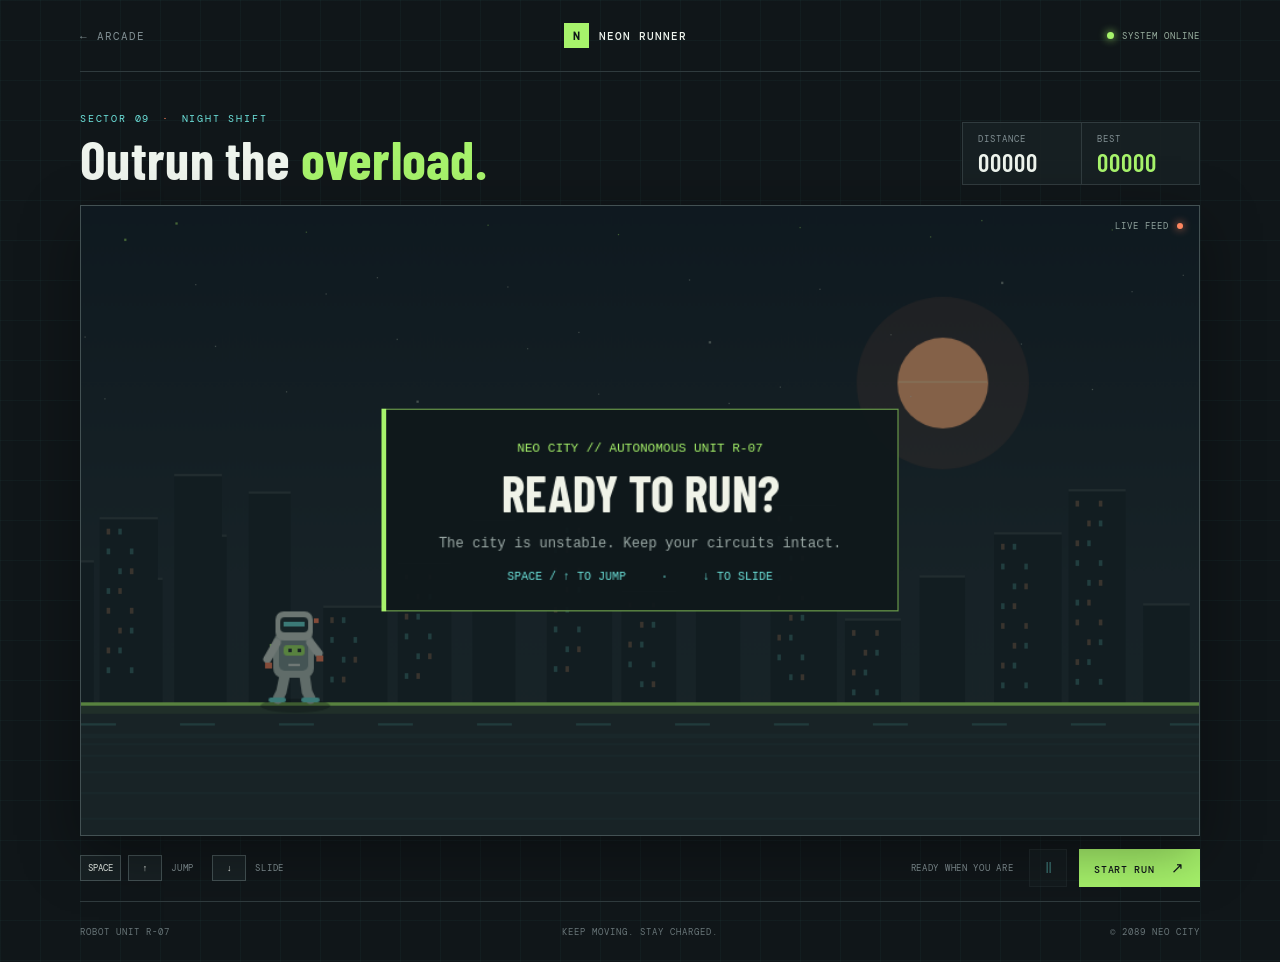
<file: AIgame.html>
<!DOCTYPE html>
<html lang="en">
<head>
  <meta charset="UTF-8">
  <meta name="viewport" content="width=device-width, initial-scale=1.0">
  <meta name="theme-color" content="#101619">
  <title>Neon Runner</title>
  <link rel="stylesheet" href="AIgame.css">
</head>
<body>
  <main class="game-shell">
    <header class="topbar">
      <a class="home-link" href="index.html" aria-label="Back to game hub">← <span>ARCADE</span></a>
      <div class="wordmark"><span class="wordmark-mark">N</span> NEON RUNNER</div>
      <div class="status"><span class="status-light"></span> SYSTEM ONLINE</div>
    </header>

    <section class="game-section" aria-label="Neon Runner game">
      <div class="game-heading">
        <div>
          <p class="eyebrow">SECTOR 09 <span>·</span> NIGHT SHIFT</p>
          <h1>Outrun the <em>overload.</em></h1>
        </div>
        <div class="scoreboard" aria-live="polite">
          <div class="score-cell"><span>DISTANCE</span><strong id="score">00000</strong></div>
          <div class="score-cell best-cell"><span>BEST</span><strong id="best">00000</strong></div>
        </div>
      </div>

      <div class="screen-frame">
        <canvas id="game" width="960" height="540" tabindex="0" aria-label="A robot runs through a futuristic city. Press Space or Up to jump and Down to slide."></canvas>
        <div class="screen-stamp">LIVE FEED <span></span></div>
      </div>

      <div class="game-bar">
        <div class="instructions">
          <span class="key">SPACE</span><span class="key">↑</span><span class="instruction-copy">JUMP</span>
          <span class="key down-key">↓</span><span class="instruction-copy">SLIDE</span>
        </div>
        <div class="game-actions">
          <span id="game-message" class="game-message">READY WHEN YOU ARE</span>
          <button id="pause-button" class="icon-button" type="button" aria-label="Pause game" title="Pause game" disabled>Ⅱ</button>
          <button id="start-button" class="start-button" type="button">START RUN <span>↗</span></button>
        </div>
      </div>
      <p class="mobile-hint">Tap to jump · Hold low on the screen to slide</p>
    </section>

    <footer class="footer"><span>ROBOT UNIT R-07</span><span>KEEP MOVING. STAY CHARGED.</span><span>© 2089 NEO CITY</span></footer>
  </main>
  <script src="AIgame.js"></script>
</body>
</html>
</file>
<file: AIgame.css>
@import url('https://fonts.googleapis.com/css2?family=Barlow+Condensed:wght@500;600;700;800&family=DM+Mono:wght@400;500&display=swap');

:root {
  color-scheme: dark;
  --ink: #101619;
  --panel: #182124;
  --muted: #829094;
  --line: #303b3e;
  --mint: #a7f36b;
  --cyan: #6de3dc;
  --orange: #ff865f;
}

* { box-sizing: border-box; }
body {
  min-width: 320px;
  min-height: 100vh;
  margin: 0;
  color: #eef4ed;
  background-color: var(--ink);
  background-image: linear-gradient(rgba(109, 227, 220, .035) 1px, transparent 1px), linear-gradient(90deg, rgba(109, 227, 220, .035) 1px, transparent 1px);
  background-size: 40px 40px;
  font-family: 'DM Mono', monospace;
}
button, a { font: inherit; }
.game-shell { width: min(1120px, calc(100% - 48px)); margin: 0 auto; }
.topbar { height: 72px; display: flex; align-items: center; justify-content: space-between; border-bottom: 1px solid var(--line); }
.home-link, .wordmark, .status, .footer { font-size: 11px; letter-spacing: 1px; }
.home-link { color: var(--muted); text-decoration: none; display: inline-flex; gap: 9px; align-items: center; }
.home-link:hover { color: var(--mint); }
.wordmark { display: flex; align-items: center; gap: 10px; font-weight: 500; }
.wordmark-mark { display: grid; width: 25px; height: 25px; place-items: center; color: var(--ink); background: var(--mint); font-weight: 700; }
.status { color: #9ab0a0; display: flex; align-items: center; gap: 8px; font-size: 9px; }
.status-light { width: 7px; height: 7px; border-radius: 50%; background: var(--mint); box-shadow: 0 0 9px var(--mint); }
.game-section { padding-top: 40px; }
.game-heading { display: flex; justify-content: space-between; align-items: end; gap: 24px; margin-bottom: 20px; }
.eyebrow { margin: 0 0 8px; color: var(--cyan); font-size: 10px; letter-spacing: 1.8px; }
.eyebrow span { color: var(--orange); padding: 0 4px; }
h1 { margin: 0; font-family: 'Barlow Condensed', 'Arial Narrow', sans-serif; font-size: clamp(36px, 5vw, 54px); line-height: .96; letter-spacing: .3px; font-weight: 700; }
h1 em { color: var(--mint); font-style: normal; }
.scoreboard { display: flex; border: 1px solid var(--line); background: rgba(24, 33, 36, .86); }
.score-cell { min-width: 118px; padding: 10px 15px 9px; display: flex; flex-direction: column; gap: 5px; }
.score-cell + .score-cell { border-left: 1px solid var(--line); }
.score-cell span { color: var(--muted); font-size: 9px; letter-spacing: 1px; }
.score-cell strong { font-family: 'Barlow Condensed', sans-serif; font-size: 25px; line-height: 1; letter-spacing: 1px; font-weight: 600; }
.best-cell strong { color: var(--mint); }
.screen-frame { position: relative; overflow: hidden; border: 1px solid #435153; background: #101d24; box-shadow: 0 18px 55px rgba(0, 0, 0, .35); }
canvas { width: 100%; height: auto; display: block; aspect-ratio: 16 / 9; touch-action: manipulation; outline: none; }
.screen-stamp { position: absolute; top: 14px; right: 16px; display: flex; align-items: center; gap: 8px; color: rgba(214, 235, 224, .65); font-size: 9px; letter-spacing: 1px; pointer-events: none; }
.screen-stamp span { width: 6px; height: 6px; border-radius: 50%; background: var(--orange); box-shadow: 0 0 8px var(--orange); }
.game-bar { min-height: 66px; display: flex; align-items: center; justify-content: space-between; gap: 16px; border-bottom: 1px solid var(--line); }
.instructions, .game-actions { display: flex; align-items: center; gap: 7px; }
.key { min-width: 34px; padding: 6px 7px; text-align: center; color: #e8eee8; border: 1px solid #435153; background: var(--panel); font-size: 9px; }
.down-key { margin-left: 11px; }
.instruction-copy { color: var(--muted); font-size: 9px; letter-spacing: .8px; margin-left: 2px; }
.game-actions { gap: 12px; }
.game-message { color: var(--muted); font-size: 9px; letter-spacing: .7px; margin-right: 4px; }
.start-button, .icon-button { height: 38px; border: 0; cursor: pointer; }
.start-button { padding: 0 15px; color: var(--ink); background: var(--mint); font-size: 10px; font-weight: 500; letter-spacing: .7px; transition: background .15s, transform .15s; }
.start-button span { margin-left: 10px; font-size: 15px; }
.start-button:hover { background: #c1ff8e; transform: translateY(-1px); }
.icon-button { width: 38px; color: var(--cyan); border: 1px solid var(--line); background: var(--panel); font-size: 15px; }
.icon-button:disabled { opacity: .35; cursor: default; }
.mobile-hint { display: none; color: var(--muted); font-size: 10px; text-align: center; }
.footer { display: flex; justify-content: space-between; padding: 24px 0; color: #687578; font-size: 9px; }

@media (max-width: 650px) {
  .game-shell { width: min(100% - 28px, 560px); }
  .topbar { height: 60px; }
  .game-section { padding-top: 28px; }
  .game-heading { align-items: start; flex-direction: column; gap: 16px; margin-bottom: 14px; }
  h1 { font-size: 42px; }
  .scoreboard { align-self: stretch; }
  .score-cell { min-width: 0; flex: 1; padding: 8px 11px; }
  .score-cell strong { font-size: 21px; }
  .game-bar { align-items: flex-start; flex-direction: column; padding: 12px 0; gap: 12px; }
  .game-actions { width: 100%; justify-content: space-between; }
  .game-message { font-size: 8px; }
  .mobile-hint { display: block; }
  .footer { gap: 10px; font-size: 8px; }
  .footer span:nth-child(2) { display: none; }
}

@media (prefers-reduced-motion: reduce) {
  *, *::before, *::after { scroll-behavior: auto !important; transition-duration: .01ms !important; }
}
</file>
